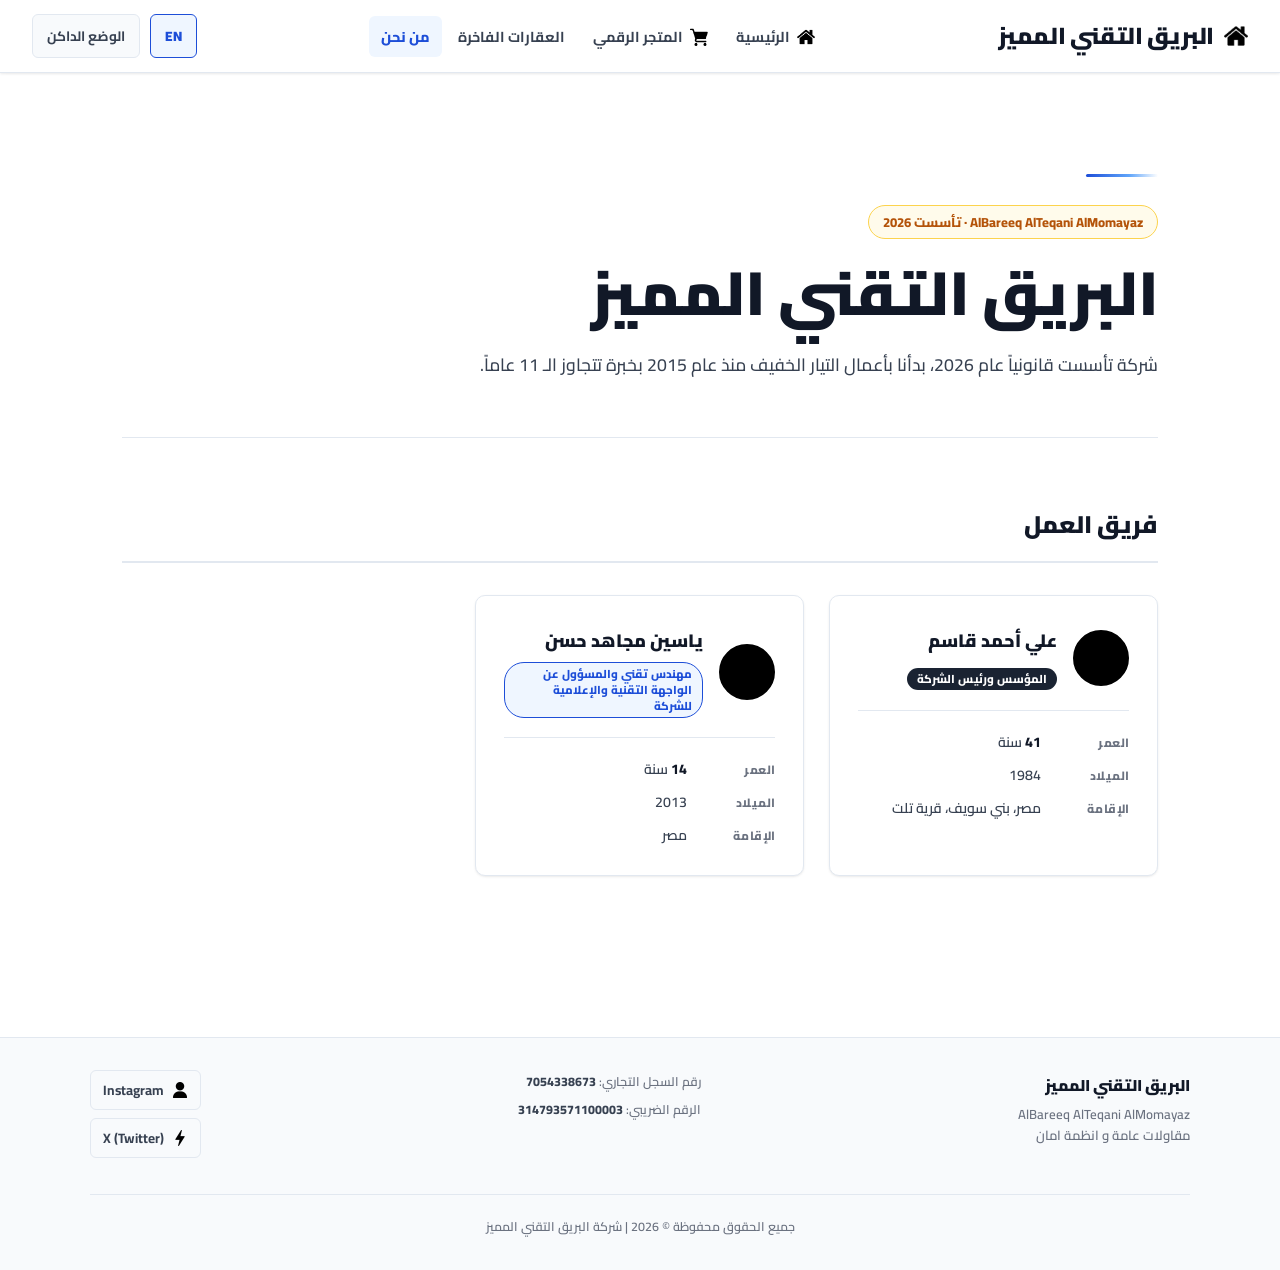
<file: About.html>
<!DOCTYPE html>
<html lang="ar" dir="rtl">
<head>
    <meta charset="UTF-8">
    <meta name="viewport" content="width=device-width, initial-scale=1.0">
    <title>من نحن | البريق التقني المميز</title>
    <meta name="description" content="تعرف على شركة البريق التقني المميز، فريقها المؤسس، وتاريخها الممتد منذ 2015 في مجال التيار الخفيف والتطوير العقاري.">
    <link rel="icon" href="favico.png" type="image/png" sizes="32x32">
    <link rel="stylesheet" href="about.css">
</head>
<body>
    <script src="color.js"></script>

    <!-- ═══ Floating Navigation Dock ══════════════════════ -->
    <nav class="dock-container">
        <div class="dock">
            <a href="index.html" class="brand-logo-group">
                <img src="icns/home.png" alt="Home" class="ui-icon ui-icon-md icon-black">
                <span class="brand-logo-text">البريق التقني المميز</span>
            </a>

            <div class="dock-main-links">
                <a href="index.html" class="dock-item" data-i18n="navHome">
                    <img src="icns/home.png" alt="Home" class="ui-icon ui-icon-sm icon-black">
                    الرئيسية
                </a>
                <a href="store.html" class="dock-item" data-i18n="navStore">
                    <img src="icns/grocery-store.png" alt="Store" class="ui-icon ui-icon-sm icon-black">
                    المتجر الرقمي
                </a>
                <a href="store.html?cat=realestate" class="dock-item" data-i18n="navRealestate">العقارات الفاخرة</a>
                <a href="About.html" class="dock-item active" data-i18n="navAbout">من نحن</a>
            </div>

            <div class="dock-actions">
                <button id="langToggle" class="theme-btn lang-btn" onclick="toggleLanguage()">EN</button>
                <button id="darkModeToggle" class="theme-btn" data-i18n="darkMode">الوضع الداكن</button>
            </div>
        </div>
    </nav>

    <!-- ═══ Main Content ═══════════════════════════════════ -->
    <main class="about-main">

        <!-- Branding & Bio -->
        <section class="about-hero" aria-labelledby="company-heading">
            <span class="tagline">AlBareeq AlTeqani AlMomayaz · تأسست 2026</span>
            <h1 id="company-heading">البريق التقني المميز</h1>
            <p>شركة تأسست قانونياً عام 2026، بدأنا بأعمال التيار الخفيف منذ عام 2015 بخبرة تتجاوز الـ 11 عاماً.</p>
        </section>

        <!-- Team -->
        <section class="team-section" aria-labelledby="team-heading">
            <h2 id="team-heading">فريق العمل</h2>
            <div id="team-container">
                <!-- Dynamically rendered by About.js → renderTeam() -->
            </div>
        </section>

    </main>

    <!-- ═══ Legal Footer (Canonical) ══════════════════════ -->
    <footer class="main-footer" role="contentinfo">
        <div class="footer-inner">

            <div class="footer-brand">
                <strong>البريق التقني المميز</strong>
                <p>AlBareeq AlTeqani AlMomayaz<br>مقاولات عامة و انظمة امان</p>
            </div>

            <div class="footer-legal">
                <p class="footer-legal-item">رقم السجل التجاري: <span>7054338673</span></p>
                <p class="footer-legal-item">الرقم الضريبي: <span>314793571100003</span></p>
            </div>

            <div class="footer-social">
                <a href="https://instagram.com" target="_blank" rel="noopener noreferrer" class="footer-social-link">
                    <img src="icns/user.png" alt="Instagram" class="icon-black" width="16" height="16">
                    Instagram
                </a>
                <a href="https://x.com" target="_blank" rel="noopener noreferrer" class="footer-social-link">
                    <img src="icns/thunder.png" alt="X" class="icon-black" width="16" height="16">
                    X (Twitter)
                </a>
            </div>

            <p class="footer-copy">جميع الحقوق محفوظة © 2026 | شركة البريق التقني المميز</p>
        </div>
    </footer>

    <script src="app.js"></script>
    <script src="About.js"></script>
</body>
</html>
</file>
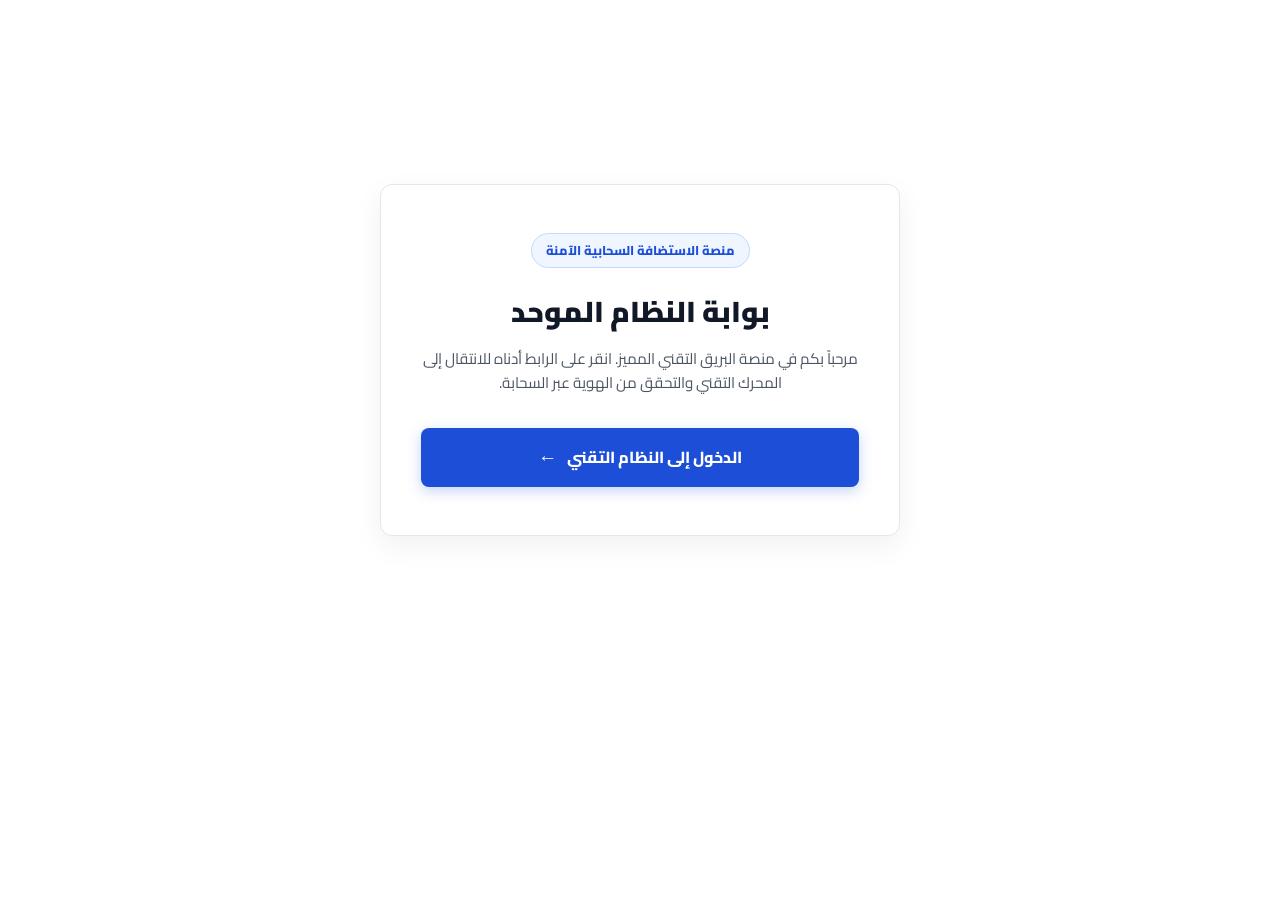
<file: runsupa.html>
<!DOCTYPE html>
<html lang="ar" dir="rtl">
<head>
    <meta charset="UTF-8">
    <meta name="viewport" content="width=device-width, initial-scale=1.0">
    <title>بوابة النظام | البريق التقني المميز</title>
    <link rel="icon" href="favico.png" type="image/png" sizes="32x32">
    <link rel="stylesheet" href="style.css">
    <style>
        .portal-wrapper {
            min-height: 80vh;
            display: flex;
            align-items: center;
            justify-content: center;
            padding: 40px 20px;
        }
        .portal-card {
            background: #FFFFFF;
            border: 1px solid #E2E8F0;
            border-radius: 12px;
            padding: 48px 40px;
            max-width: 520px;
            width: 100%;
            text-align: center;
            box-shadow: 0 10px 30px rgba(0,0,0,0.06);
        }
        .portal-badge {
            display: inline-block;
            background: #EFF6FF;
            color: #1D4ED8;
            font-size: 0.8rem;
            font-weight: 800;
            padding: 6px 14px;
            border-radius: 20px;
            margin-bottom: 20px;
            border: 1px solid #BFDBFE;
        }
        .portal-title {
            font-size: 1.8rem;
            font-weight: 900;
            color: #111827;
            margin-bottom: 12px;
        }
        .portal-desc {
            color: #4B5563;
            font-size: 0.95rem;
            line-height: 1.6;
            margin-bottom: 32px;
        }
        .launch-btn {
            display: inline-flex;
            align-items: center;
            justify-content: center;
            gap: 10px;
            background: #1D4ED8;
            color: #FFFFFF;
            font-weight: 800;
            font-size: 1rem;
            padding: 14px 32px;
            border-radius: 8px;
            text-decoration: none;
            transition: all 0.2s ease;
            box-shadow: 0 4px 14px rgba(29, 78, 216, 0.25);
            width: 100%;
        }
        .launch-btn:hover {
            background: #1E40AF;
            transform: translateY(-2px);
            box-shadow: 0 6px 20px rgba(29, 78, 216, 0.35);
        }
    </style>
</head>
<body>

    <main class="portal-wrapper">
        <div class="portal-card">
            <span class="portal-badge">منصة الاستضافة السحابية الآمنة</span>
            <h1 class="portal-title">بوابة النظام الموحد</h1>
            <p class="portal-desc">مرحباً بكم في منصة البريق التقني المميز. انقر على الرابط أدناه للانتقال إلى المحرك التقني والتحقق من الهوية عبر السحابة.</p>
            
            <!-- Standard Anchor Link to Obfuscated File Path -->
            <a href="sys_data/bin/core/vault/supaapi.html" class="launch-btn" id="launchEngineLink">
                <span>الدخول إلى النظام التقني</span>
                <span style="font-size: 1.2rem;">←</span>
            </a>
        </div>
    </main>

</body>
</html>
</file>
<file: about.css>
@import url('https://fonts.googleapis.com/css2?family=Cairo:wght@300;400;500;600;700;800;900&display=swap');

/* =========================================================
   شركة البريق التقني المميز (AlBareeq AlTeqani AlMomayaz)
   About Page — Premium Corporate Light Theme
   ========================================================= */

:root {
    --bg-main:          #FFFFFF;
    --bg-surface:       #F8FAFC;
    --bg-card:          #FFFFFF;
    --text-primary:     #111827;
    --text-secondary:   #374151;
    --text-muted:       #6B7280;
    --border-color:     #E2E8F0;
    --border-dark:      #CBD5E1;
    --primary:          #1D4ED8;
    --primary-hover:    #1E40AF;
    --primary-light:    #EFF6FF;
    --brand-navy:       #1A2332;
    --brand-navy-light: #F0F4F8;
    --gold:             #B45309;
    --gold-bg:          #FFFBEB;
    --gold-border:      #FCD34D;
    --radius-sm:        6px;
    --radius-md:        10px;
    --radius-lg:        14px;
    --shadow-sm:        0 1px 3px rgba(0,0,0,0.06), 0 1px 2px rgba(0,0,0,0.04);
    --shadow-md:        0 4px 16px rgba(0,0,0,0.07), 0 2px 6px rgba(0,0,0,0.04);
    --shadow-lg:        0 10px 40px rgba(0,0,0,0.08), 0 4px 12px rgba(0,0,0,0.05);
}

body.dark-mode {
    --bg-main:          #0F172A;
    --bg-surface:       #1E293B;
    --bg-card:          #1E293B;
    --text-primary:     #F1F5F9;
    --text-secondary:   #CBD5E1;
    --text-muted:       #94A3B8;
    --border-color:     #334155;
    --border-dark:      #475569;
    --primary:          #3B82F6;
    --primary-hover:    #2563EB;
    --primary-light:    #1E3A5F;
    --brand-navy-light: #1E293B;
    --gold-bg:          #2A1F0A;
    --shadow-sm:        0 1px 3px rgba(0,0,0,0.3);
    --shadow-md:        0 4px 16px rgba(0,0,0,0.3);
    --shadow-lg:        0 10px 40px rgba(0,0,0,0.4);
}

* { margin: 0; padding: 0; box-sizing: border-box; font-family: 'Cairo', sans-serif; }

body {
    background-color: var(--bg-main);
    color: var(--text-primary);
    transition: background 0.25s ease, color 0.25s ease;
    min-height: 100vh;
}

/* ─── Icon Utilities ──────────────────────────────────── */
.ui-icon { display: inline-block; vertical-align: middle; object-fit: contain; flex-shrink: 0; }
.ui-icon-sm { width: 18px; height: 18px; }
.ui-icon-md { width: 24px; height: 24px; }
.ui-icon-lg { width: 44px; height: 44px; }
.icon-black { filter: brightness(0); }
body.dark-mode .icon-black { filter: brightness(0) invert(1); }

/* ─── Navbar (shared dock styles) ────────────────────── */
.dock-container {
    position: fixed;
    top: 0; left: 0; right: 0;
    z-index: 2000;
    background: rgba(255,255,255,0.92);
    backdrop-filter: blur(12px);
    -webkit-backdrop-filter: blur(12px);
    border-bottom: 1px solid var(--border-color);
    box-shadow: var(--shadow-sm);
}
body.dark-mode .dock-container { background: rgba(15,23,42,0.92); }

.dock {
    max-width: 1320px;
    margin: 0 auto;
    display: flex;
    justify-content: space-between;
    align-items: center;
    padding: 14px 32px;
}

.brand-logo-group { display: flex; align-items: center; gap: 10px; text-decoration: none; }

.brand-logo-text {
    font-size: 1.45rem;
    font-weight: 900;
    color: var(--text-primary);
    letter-spacing: -0.3px;
    line-height: 1;
}

.dock-main-links { display: flex; gap: 4px; align-items: center; }

.dock-item {
    text-decoration: none;
    color: var(--text-secondary);
    font-weight: 700;
    font-size: 0.9rem;
    padding: 7px 12px;
    border-radius: var(--radius-sm);
    transition: all 0.18s ease;
    display: flex;
    align-items: center;
    gap: 7px;
    will-change: transform;
}
.dock-item:hover { color: var(--primary); background: var(--primary-light); transform: scale(1.015); }
.dock-item.active { color: var(--primary); background: var(--primary-light); font-weight: 800; }

.dock-actions { display: flex; align-items: center; gap: 10px; }

.theme-btn {
    background: var(--bg-surface);
    border: 1px solid var(--border-color);
    border-radius: var(--radius-sm);
    padding: 8px 14px;
    cursor: pointer;
    font-size: 0.85rem;
    font-weight: 700;
    color: var(--text-secondary);
    transition: all 0.18s ease;
    font-family: 'Cairo', sans-serif;
}
.theme-btn:hover { background: var(--bg-card); border-color: var(--border-dark); color: var(--text-primary); }

.lang-btn {
    font-weight: 900;
    letter-spacing: 0.5px;
    min-width: 42px;
    text-align: center;
    color: var(--primary);
    border-color: var(--primary);
    background: var(--primary-light);
}
.lang-btn:hover { background: var(--primary); color: #FFFFFF; border-color: var(--primary); }

/* ─── Page Layout ─────────────────────────────────────── */
main.about-main {
    max-width: 1100px;
    margin: 0 auto;
    padding: 110px 32px 80px;
}

/* ─── Branding Hero Section ───────────────────────────── */
.about-hero {
    padding: 64px 0 56px;
    border-bottom: 1px solid var(--border-color);
    margin-bottom: 64px;
    position: relative;
}

.about-hero::before {
    content: '';
    display: block;
    width: 72px;
    height: 3px;
    background: linear-gradient(90deg, var(--primary) 0%, #60A5FA 60%, transparent 100%);
    border-radius: 999px;
    margin-bottom: 28px;
}

.about-hero h1 {
    font-size: clamp(2.4rem, 5vw, 3.8rem);
    font-weight: 900;
    color: var(--text-primary);
    letter-spacing: -0.5px;
    line-height: 1.15;
    margin-bottom: 20px;
}

.about-hero .tagline {
    display: inline-block;
    font-size: 0.82rem;
    font-weight: 800;
    color: var(--gold);
    background: var(--gold-bg);
    border: 1px solid var(--gold-border);
    border-radius: 20px;
    padding: 4px 14px;
    margin-bottom: 20px;
}

.about-hero p {
    font-size: 1.1rem;
    font-weight: 500;
    color: var(--text-secondary);
    max-width: 680px;
    line-height: 1.85;
}

/* ─── Team Section ────────────────────────────────────── */
.team-section { margin-bottom: 80px; }

.team-section h2 {
    font-size: 1.5rem;
    font-weight: 900;
    color: var(--text-primary);
    margin-bottom: 32px;
    padding-bottom: 14px;
    border-bottom: 2px solid var(--border-color);
}

#team-container {
    display: grid;
    grid-template-columns: repeat(auto-fill, minmax(320px, 1fr));
    gap: 24px;
}

/* ─── Team Member Card ────────────────────────────────── */
.team-card {
    background: var(--bg-card);
    border: 1px solid var(--border-color);
    border-radius: var(--radius-md);
    padding: 28px;
    box-shadow: var(--shadow-sm);
    transition: border-color 0.2s ease, box-shadow 0.2s ease, transform 0.2s ease;
    will-change: transform;
    /* entrance animation */
    opacity: 0;
    transform: translateY(12px);
    animation: cardFadeUp 0.5s cubic-bezier(0.22, 1, 0.36, 1) forwards;
}
.team-card:hover {
    border-color: var(--primary);
    box-shadow: var(--shadow-md);
    transform: translateY(-3px) scale(1.012);
}

.team-card:nth-child(1) { animation-delay: 0.05s; }
.team-card:nth-child(2) { animation-delay: 0.13s; }
.team-card:nth-child(3) { animation-delay: 0.21s; }
.team-card:nth-child(4) { animation-delay: 0.29s; }

@keyframes cardFadeUp {
    to { opacity: 1; transform: translateY(0); }
}

.team-card-header {
    display: flex;
    align-items: center;
    gap: 16px;
    margin-bottom: 20px;
    padding-bottom: 18px;
    border-bottom: 1px solid var(--border-color);
}

.team-avatar {
    width: 56px;
    height: 56px;
    border-radius: 50%;
    border: 2px solid var(--border-color);
    object-fit: cover;
    background: var(--bg-surface);
    padding: 6px;
    filter: brightness(0);
}
body.dark-mode .team-avatar { filter: brightness(0) invert(1); }

.team-name-block { flex: 1; min-width: 0; }

.team-name {
    font-size: 1.12rem;
    font-weight: 900;
    color: var(--text-primary);
    margin-bottom: 5px;
    white-space: nowrap;
    overflow: hidden;
    text-overflow: ellipsis;
}

.team-role-badge {
    display: inline-block;
    font-size: 0.72rem;
    font-weight: 800;
    padding: 3px 10px;
    border-radius: 20px;
    line-height: 1.4;
}

/* Founder gets navy badge; others get blue */
.team-role-badge.founder {
    background: var(--brand-navy);
    color: #FFFFFF;
}
.team-role-badge.tech {
    background: var(--primary-light);
    color: var(--primary);
    border: 1px solid var(--primary);
}

.team-meta {
    display: flex;
    flex-direction: column;
    gap: 10px;
}

.team-meta-row {
    display: flex;
    align-items: baseline;
    gap: 8px;
}

.meta-label {
    font-size: 0.75rem;
    font-weight: 800;
    color: var(--text-muted);
    text-transform: uppercase;
    letter-spacing: 0.4px;
    white-space: nowrap;
    min-width: 80px;
}

.meta-value {
    font-size: 0.88rem;
    font-weight: 600;
    color: var(--text-secondary);
    line-height: 1.5;
}

.meta-value strong {
    color: var(--text-primary);
    font-weight: 800;
}

/* ─── Shared Legal Footer ─────────────────────────────── */
.main-footer {
    background: var(--bg-surface);
    border-top: 1px solid var(--border-color);
    padding: 32px;
}

.footer-inner {
    max-width: 1100px;
    margin: 0 auto;
    display: flex;
    flex-wrap: wrap;
    justify-content: space-between;
    align-items: flex-start;
    gap: 24px;
}

.footer-brand p {
    font-size: 0.82rem;
    color: var(--text-muted);
    font-weight: 600;
    margin-top: 4px;
    line-height: 1.6;
}

.footer-brand strong {
    font-size: 0.98rem;
    font-weight: 900;
    color: var(--text-primary);
}

.footer-legal {
    display: flex;
    flex-direction: column;
    gap: 5px;
}

.footer-legal-item {
    font-size: 0.78rem;
    font-weight: 600;
    color: var(--text-muted);
    direction: ltr;
    text-align: right;
}

.footer-legal-item span {
    font-weight: 800;
    color: var(--text-secondary);
}

.footer-social {
    display: flex;
    flex-direction: column;
    gap: 8px;
}

.footer-social-link {
    display: inline-flex;
    align-items: center;
    gap: 8px;
    font-size: 0.85rem;
    font-weight: 700;
    color: var(--text-secondary);
    text-decoration: none;
    padding: 6px 12px;
    border: 1px solid var(--border-color);
    border-radius: var(--radius-sm);
    transition: all 0.18s ease;
}
.footer-social-link:hover {
    border-color: var(--primary);
    color: var(--primary);
    background: var(--primary-light);
}
.footer-social-link img {
    width: 16px;
    height: 16px;
    object-fit: contain;
    flex-shrink: 0;
}

.footer-copy {
    width: 100%;
    text-align: center;
    padding-top: 20px;
    border-top: 1px solid var(--border-color);
    margin-top: 12px;
    font-size: 0.78rem;
    color: var(--text-muted);
    font-weight: 600;
}

/* ─── Responsive ──────────────────────────────────────── */
@media (max-width: 900px) {
    .dock-main-links { display: none; }
    main.about-main { padding: 90px 20px 60px; }
    #team-container { grid-template-columns: 1fr; }
    .footer-inner { flex-direction: column; }
}
</file>
<file: style.css>
@import url('https://fonts.googleapis.com/css2?family=Cairo:wght@300;400;500;600;700;800;900&display=swap');

/* =========================================================
   شركة البريق التقني المميز (AlBareeq AlTeqani AlMomayaz)
   Premium Corporate Light Theme — v3.0 Final Polish
   ========================================================= */

:root {
    --bg-main: #FFFFFF;
    --bg-surface: #F8FAFC;
    --bg-card: #FFFFFF;

    --text-primary: #111827;
    --text-secondary: #374151;
    --text-muted: #6B7280;

    --border-color: #E2E8F0;
    --border-dark: #CBD5E1;

    --primary: #1D4ED8;
    --primary-hover: #1E40AF;
    --primary-light: #EFF6FF;

    --brand-navy: #1A2332;
    --brand-navy-light: #F0F4F8;

    --gold: #B45309;
    --gold-bg: #FFFBEB;
    --gold-border: #FCD34D;

    --radius-sm: 6px;
    --radius-md: 10px;
    --radius-lg: 14px;

    --shadow-sm: 0 1px 3px rgba(0,0,0,0.06), 0 1px 2px rgba(0,0,0,0.04);
    --shadow-md: 0 4px 16px rgba(0,0,0,0.07), 0 2px 6px rgba(0,0,0,0.04);
    --shadow-lg: 0 10px 40px rgba(0,0,0,0.08), 0 4px 12px rgba(0,0,0,0.05);
}

body.dark-mode {
    --bg-main: #0F172A;
    --bg-surface: #1E293B;
    --bg-card: #1E293B;
    --text-primary: #F1F5F9;
    --text-secondary: #CBD5E1;
    --text-muted: #94A3B8;
    --border-color: #334155;
    --border-dark: #475569;
    --primary: #3B82F6;
    --primary-hover: #2563EB;
    --primary-light: #1E3A5F;
    --brand-navy-light: #1E293B;
    --gold-bg: #2A1F0A;
    --shadow-sm: 0 1px 3px rgba(0,0,0,0.3);
    --shadow-md: 0 4px 16px rgba(0,0,0,0.3);
    --shadow-lg: 0 10px 40px rgba(0,0,0,0.4);
}

* {
    margin: 0;
    padding: 0;
    box-sizing: border-box;
    font-family: 'Cairo', sans-serif;
}

body {
    background-color: var(--bg-main);
    color: var(--text-primary);
    transition: background 0.25s ease, color 0.25s ease;
    overflow-x: hidden;
    line-height: 1.65;
}

/* ─── Icon Utilities ─────────────────────────────────── */
.ui-icon {
    display: inline-block;
    vertical-align: middle;
    object-fit: contain;
    flex-shrink: 0;
}
.ui-icon-sm { width: 18px; height: 18px; }
.ui-icon-md { width: 24px; height: 24px; }
.ui-icon-lg { width: 44px; height: 44px; }

.icon-black { filter: brightness(0); }
.icon-white { filter: brightness(0) invert(1); }
body.dark-mode .icon-black { filter: brightness(0) invert(1); }

/* ─── Navigation Dock ────────────────────────────────── */
.dock-container {
    position: fixed;
    top: 0;
    left: 0;
    right: 0;
    z-index: 2000;
    background: rgba(255,255,255,0.92);
    backdrop-filter: blur(12px);
    -webkit-backdrop-filter: blur(12px);
    border-bottom: 1px solid var(--border-color);
    box-shadow: var(--shadow-sm);
}

body.dark-mode .dock-container {
    background: rgba(15,23,42,0.92);
}

.dock {
    max-width: 1320px;
    margin: 0 auto;
    display: flex;
    justify-content: space-between;
    align-items: center;
    padding: 14px 32px;
}

.brand-logo-group {
    display: flex;
    align-items: center;
    gap: 10px;
    text-decoration: none;
}

.brand-logo-text {
    font-size: 1.45rem;
    font-weight: 900;
    color: var(--text-primary);
    letter-spacing: -0.3px;
    line-height: 1;
}

.dock-main-links {
    display: flex;
    gap: 4px;
    align-items: center;
}

.dock-item {
    text-decoration: none;
    color: var(--text-secondary);
    font-weight: 700;
    font-size: 0.9rem;
    padding: 7px 12px;
    border-radius: var(--radius-sm);
    transition: all 0.18s ease;
    display: flex;
    align-items: center;
    gap: 7px;
}

.dock-item:hover {
    color: var(--primary);
    background: var(--primary-light);
}

.dock-item.active {
    color: var(--primary);
    background: var(--primary-light);
    font-weight: 800;
}

.dock-actions {
    display: flex;
    align-items: center;
    gap: 10px;
}

.theme-btn {
    background: var(--bg-surface);
    border: 1px solid var(--border-color);
    border-radius: var(--radius-sm);
    padding: 8px 14px;
    cursor: pointer;
    font-size: 0.85rem;
    font-weight: 700;
    color: var(--text-secondary);
    transition: all 0.18s ease;
    font-family: 'Cairo', sans-serif;
}

.theme-btn:hover {
    background: var(--bg-main);
    border-color: var(--border-dark);
    color: var(--text-primary);
}

/* ─── User Dropdown ──────────────────────────────────── */
.user-dropdown { position: relative; }

.user-trigger {
    display: flex;
    align-items: center;
    gap: 8px;
    cursor: pointer;
    background: var(--bg-surface);
    border: 1px solid var(--border-color);
    border-radius: var(--radius-sm);
    padding: 8px 14px;
    color: var(--text-secondary);
    font-weight: 700;
    font-size: 0.88rem;
    transition: all 0.18s ease;
}

.user-trigger:hover {
    border-color: var(--border-dark);
    color: var(--text-primary);
}

.dropdown-content {
    display: none;
    position: absolute;
    top: calc(100% + 8px);
    left: 0;
    background: var(--bg-card);
    border: 1px solid var(--border-color);
    border-radius: var(--radius-md);
    padding: 8px;
    min-width: 230px;
    box-shadow: var(--shadow-lg);
    z-index: 3000;
}

.dropdown-content.show { display: block; }

.user-info {
    padding: 10px 8px 14px;
    margin-bottom: 4px;
}

.user-name {
    font-weight: 800;
    font-size: 0.92rem;
    color: var(--text-primary);
}

.user-email {
    font-size: 0.78rem;
    color: var(--text-muted);
    margin-top: 2px;
}

.dropdown-content a {
    display: block;
    color: var(--text-secondary);
    text-decoration: none;
    padding: 9px 10px;
    font-weight: 700;
    font-size: 0.88rem;
    border-radius: var(--radius-sm);
    transition: all 0.15s ease;
}

.dropdown-content a:hover {
    background: var(--bg-surface);
    color: var(--primary);
}

/* ─── Hero Section ───────────────────────────────────── */
.hero {
    min-height: 88vh;
    padding: 140px 5% 70px;
    display: flex;
    flex-direction: column;
    align-items: center;
    justify-content: center;
    position: relative;
    text-align: center;
    background: linear-gradient(175deg, #F0F6FF 0%, #FFFFFF 50%, #F8FAFC 100%);
    border-bottom: 1px solid var(--border-color);
}

body.dark-mode .hero {
    background: linear-gradient(175deg, #0D1B2E 0%, #0F172A 50%, #0F172A 100%);
}

.hero::before {
    content: '';
    position: absolute;
    top: 0;
    left: 0;
    right: 0;
    height: 3px;
    background: linear-gradient(90deg, var(--primary) 0%, #60A5FA 50%, var(--brand-navy) 100%);
}

.hero-content {
    max-width: 860px;
    margin-bottom: 52px;
}

/* ─── Brand Badge — Pure Decorative Accent ───────────── */
.brand-badge {
    display: block;
    width: 80px;
    height: 3px;
    background: linear-gradient(90deg, var(--primary) 0%, #60A5FA 60%, transparent 100%);
    border-radius: 999px;
    margin: 0 auto 28px;
    border: none;
    padding: 0;
}

.h {
    font-size: clamp(2.2rem, 5vw, 3.6rem);
    font-weight: 900;
    line-height: 1.2;
    margin-bottom: 18px;
    color: var(--text-primary);
    letter-spacing: -0.5px;
}

.h2 {
    font-size: clamp(1.1rem, 2vw, 1.6rem);
    font-weight: 700;
    color: var(--primary);
    margin-bottom: 18px;
}

.hero-description {
    font-size: 1.05rem;
    color: var(--text-secondary);
    max-width: 700px;
    margin: 0 auto 36px;
    line-height: 1.85;
    font-weight: 500;
}

.hero-btns {
    display: flex;
    justify-content: center;
}

.hero-btn.primary {
    background: var(--primary);
    color: #FFFFFF;
    border: none;
    border-radius: var(--radius-md);
    padding: 15px 42px;
    font-size: 1.02rem;
    font-weight: 800;
    cursor: pointer;
    display: inline-flex;
    align-items: center;
    gap: 10px;
    transition: all 0.2s ease;
    box-shadow: 0 4px 14px rgba(29,78,216,0.3);
    font-family: 'Cairo', sans-serif;
}

.hero-btn.primary:hover {
    background: var(--primary-hover);
    transform: translateY(-2px);
    box-shadow: 0 6px 20px rgba(29,78,216,0.4);
}

/* ─── Showcase Cards Grid ────────────────────────────── */
.cards-showcase {
    display: grid;
    grid-template-columns: repeat(auto-fit, minmax(250px, 1fr));
    gap: 20px;
    width: 100%;
    max-width: 1240px;
    padding: 0 10px;
}

.showcase-card {
    background: var(--bg-card);
    color: var(--text-primary);
    padding: 28px 22px;
    border: 1px solid var(--border-color);
    border-radius: var(--radius-md);
    display: flex;
    flex-direction: column;
    text-align: right;
    position: relative;
    transition: border-color 0.2s ease, transform 0.2s ease, box-shadow 0.2s ease;
    box-shadow: var(--shadow-sm);
}

.showcase-card:hover {
    border-color: var(--primary);
    transform: translateY(-4px);
    box-shadow: var(--shadow-md);
}

.card-badge {
    position: absolute;
    top: 18px;
    left: 18px;
    background: var(--brand-navy-light);
    color: var(--brand-navy);
    border: 1px solid var(--border-color);
    border-radius: 20px;
    padding: 3px 10px;
    font-size: 0.72rem;
    font-weight: 800;
}

.card-badge.highlight {
    background: var(--gold-bg);
    color: var(--gold);
    border-color: var(--gold-border);
}

.card-icon-wrapper {
    margin-top: 18px;
    margin-bottom: 18px;
    background: var(--primary-light);
    border-radius: var(--radius-sm);
    padding: 14px;
    width: fit-content;
}

body.dark-mode .card-icon-wrapper {
    background: var(--bg-surface);
}

.showcase-card h3 {
    font-size: 1.15rem;
    font-weight: 800;
    margin-bottom: 10px;
    color: var(--text-primary);
    line-height: 1.3;
}

.showcase-card p {
    font-size: 0.88rem;
    line-height: 1.65;
    color: var(--text-secondary);
    margin-bottom: 20px;
    flex-grow: 1;
}

.card-footer-btn {
    background: var(--bg-surface);
    border: 1px solid var(--border-color);
    border-radius: var(--radius-sm);
    color: var(--text-secondary);
    padding: 9px 14px;
    font-size: 0.82rem;
    font-weight: 800;
    text-align: center;
    transition: all 0.18s ease;
}

.showcase-card:hover .card-footer-btn {
    background: var(--primary-light);
    border-color: var(--primary);
    color: var(--primary);
}

/* ─── Data Section ───────────────────────────────────── */
.data-section {
    padding: 80px 5%;
    background: var(--bg-surface);
    border-top: 1px solid var(--border-color);
    border-bottom: 1px solid var(--border-color);
}

.chart-container {
    background: var(--bg-card);
    border: 1px solid var(--border-color);
    border-radius: var(--radius-lg);
    padding: 32px;
    max-width: 980px;
    margin: 0 auto;
    height: 420px;
    box-shadow: var(--shadow-sm);
}

.chart-title {
    font-size: 1.15rem;
    font-weight: 800;
    margin-bottom: 24px;
    text-align: right;
    color: var(--text-primary);
}

/* ─── Footer ─────────────────────────────────────────── */
/* ─── Canonical Legal Footer ─────────────────────────── */
.main-footer {
    background: var(--bg-surface);
    border-top: 1px solid var(--border-color);
    padding: 32px;
}

.footer-inner {
    max-width: 1320px;
    margin: 0 auto;
    display: flex;
    flex-wrap: wrap;
    justify-content: space-between;
    align-items: flex-start;
    gap: 24px;
}

.footer-brand strong {
    font-size: 0.98rem;
    font-weight: 900;
    color: var(--text-primary);
}
.footer-brand p {
    font-size: 0.8rem;
    color: var(--text-muted);
    font-weight: 600;
    margin-top: 4px;
    line-height: 1.6;
}

.footer-legal { display: flex; flex-direction: column; gap: 5px; }
.footer-legal-item {
    font-size: 0.78rem;
    font-weight: 600;
    color: var(--text-muted);
    direction: ltr;
    text-align: right;
}
.footer-legal-item span { font-weight: 800; color: var(--text-secondary); }

.footer-social { display: flex; flex-direction: column; gap: 8px; }
.footer-social-link {
    display: inline-flex;
    align-items: center;
    gap: 8px;
    font-size: 0.85rem;
    font-weight: 700;
    color: var(--text-secondary);
    text-decoration: none;
    padding: 6px 12px;
    border: 1px solid var(--border-color);
    border-radius: var(--radius-sm);
    transition: all 0.18s ease;
}
.footer-social-link:hover {
    border-color: var(--primary);
    color: var(--primary);
    background: var(--primary-light);
}
.footer-social-link img {
    width: 16px;
    height: 16px;
    object-fit: contain;
    flex-shrink: 0;
}

.footer-copy {
    width: 100%;
    text-align: center;
    padding-top: 20px;
    border-top: 1px solid var(--border-color);
    margin-top: 8px;
    font-size: 0.78rem;
    color: var(--text-muted);
    font-weight: 600;
}

@media (max-width: 768px) {
    .footer-inner { flex-direction: column; }
    .footer-legal-item { text-align: right; }
}

/* ─── Scroll Reveal Animation Engine ────────────────── */
.scroll-reveal {
    opacity: 0;
    transform: translateY(30px);
    transition: opacity 0.8s ease-out, transform 0.8s ease-out;
    will-change: transform, opacity;
}

.scroll-reveal.active {
    opacity: 1;
    transform: translateY(0);
}

/* ─── Landing Page Sections ──────────────────────────── */
.lp-section {
    width: 100%;
    padding: 100px 5%;
    border-top: 1px solid var(--border-color);
}

.lp-section--white { background: #ffffff; }
.lp-section--slate { background: #f9fafb; }

body.dark-mode .lp-section--white { background: var(--bg-main); }
body.dark-mode .lp-section--slate { background: var(--bg-surface); }

/* ─── Section Inner: 2-Column Alternating Flex ───────── */
.lp-section-inner {
    max-width: 1200px;
    margin: 0 auto;
    display: flex;
    align-items: center;
    gap: 80px;
}

.lp-section-inner .lp-text-col   { order: 1; }
.lp-section-inner .lp-visual-col { order: 2; }

.lp-section-inner--reversed .lp-text-col   { order: 2; }
.lp-section-inner--reversed .lp-visual-col { order: 1; }

/* ─── Text Column ────────────────────────────────────── */
.lp-text-col {
    flex: 1 1 0;
    min-width: 0;
    text-align: right;
}

/* ─── Section Tag / Eyebrow Label ────────────────────── */
.lp-section-tag {
    display: inline-block;
    background: var(--primary-light);
    color: var(--primary);
    border: 1px solid #BFDBFE;
    border-radius: 20px;
    padding: 5px 16px;
    font-size: 0.78rem;
    font-weight: 800;
    margin-bottom: 20px;
    letter-spacing: 0.3px;
}

.lp-section-tag--gold {
    background: var(--gold-bg);
    color: var(--gold);
    border-color: var(--gold-border);
}

.lp-section-tag--navy {
    background: var(--brand-navy-light);
    color: var(--brand-navy);
    border-color: var(--border-dark);
}

body.dark-mode .lp-section-tag--navy { color: var(--text-secondary); }

/* ─── Section Title ──────────────────────────────────── */
.lp-section-title {
    font-size: clamp(1.9rem, 3.5vw, 2.8rem);
    font-weight: 900;
    line-height: 1.2;
    color: var(--text-primary);
    margin-bottom: 20px;
    letter-spacing: -0.4px;
}

/* ─── Section Description ────────────────────────────── */
.lp-section-desc {
    font-size: 1.05rem;
    color: var(--text-secondary);
    line-height: 1.9;
    font-weight: 500;
    margin-bottom: 28px;
    max-width: 520px;
}

/* ─── Feature List ───────────────────────────────────── */
.lp-feature-list {
    list-style: none;
    margin-bottom: 36px;
    display: flex;
    flex-direction: column;
    gap: 12px;
}

.lp-feature-list li {
    font-size: 0.95rem;
    font-weight: 700;
    color: var(--text-secondary);
    padding-right: 24px;
    position: relative;
}

.lp-feature-list li::before {
    content: '✓';
    position: absolute;
    right: 0;
    top: 0;
    color: var(--primary);
    font-weight: 900;
    font-size: 0.9rem;
}

/* ─── CTA Buttons ────────────────────────────────────── */
.lp-cta-btn {
    display: inline-flex;
    align-items: center;
    gap: 8px;
    background: var(--primary);
    color: #ffffff;
    border: none;
    border-radius: var(--radius-md);
    padding: 14px 32px;
    font-size: 0.95rem;
    font-weight: 800;
    text-decoration: none;
    cursor: pointer;
    transition: all 0.2s ease;
    box-shadow: 0 4px 14px rgba(29, 78, 216, 0.28);
    font-family: 'Cairo', sans-serif;
    will-change: transform;
}

.lp-cta-btn:hover {
    background: var(--primary-hover);
    transform: translateY(-2px);
    box-shadow: 0 6px 20px rgba(29, 78, 216, 0.38);
}

.lp-cta-btn--gold {
    background: var(--gold);
    box-shadow: 0 4px 14px rgba(180, 83, 9, 0.28);
}

.lp-cta-btn--gold:hover {
    background: #92400E;
    box-shadow: 0 6px 20px rgba(180, 83, 9, 0.38);
}

.lp-cta-btn--navy {
    background: var(--brand-navy);
    box-shadow: 0 4px 14px rgba(26, 35, 50, 0.28);
}

.lp-cta-btn--navy:hover {
    background: #0F172A;
    box-shadow: 0 6px 20px rgba(26, 35, 50, 0.38);
}

/* ─── Visual Column ──────────────────────────────────── */
.lp-visual-col {
    flex: 0 0 420px;
    position: relative;
    display: flex;
    align-items: center;
    justify-content: center;
    height: 380px;
}

/* ─── Central Icon Display with Rings ───────────────── */
.lp-icon-display {
    width: 200px;
    height: 200px;
    border-radius: 50%;
    display: flex;
    align-items: center;
    justify-content: center;
    position: relative;
    z-index: 2;
}

.lp-icon-display--blue {
    background: linear-gradient(135deg, #EFF6FF 0%, #DBEAFE 100%);
    box-shadow: 0 20px 60px rgba(29, 78, 216, 0.15);
}

.lp-icon-display--gold {
    background: linear-gradient(135deg, #FFFBEB 0%, #FEF3C7 100%);
    box-shadow: 0 20px 60px rgba(180, 83, 9, 0.15);
}

.lp-icon-display--navy {
    background: linear-gradient(135deg, #F0F4F8 0%, #E2E8F0 100%);
    box-shadow: 0 20px 60px rgba(26, 35, 50, 0.12);
}

body.dark-mode .lp-icon-display--blue { background: linear-gradient(135deg, #1E3A5F 0%, #1D4ED8 20%, #0F172A 100%); box-shadow: 0 20px 60px rgba(59,130,246,0.2); }
body.dark-mode .lp-icon-display--gold { background: linear-gradient(135deg, #2A1F0A 0%, #78350F 100%); }
body.dark-mode .lp-icon-display--navy { background: linear-gradient(135deg, #1E293B 0%, #334155 100%); }

.lp-icon-main {
    width: 80px;
    height: 80px;
    object-fit: contain;
    position: relative;
    z-index: 3;
}

/* ─── Decorative Pulsing Rings ───────────────────────── */
.lp-icon-ring {
    position: absolute;
    border-radius: 50%;
    border: 1.5px solid rgba(29, 78, 216, 0.15);
    pointer-events: none;
}

.lp-icon-ring--1 {
    width: 260px;
    height: 260px;
    animation: ringPulse 4s ease-in-out infinite;
}

.lp-icon-ring--2 {
    width: 320px;
    height: 320px;
    animation: ringPulse 4s ease-in-out infinite 0.8s;
}

@keyframes ringPulse {
    0%, 100% { opacity: 0.4; transform: scale(1); }
    50%       { opacity: 0.15; transform: scale(1.04); }
}

/* ─── Floating Stat Badges ───────────────────────────── */
.lp-stat-badge {
    position: absolute;
    background: var(--bg-card);
    border: 1px solid var(--border-color);
    border-radius: var(--radius-md);
    padding: 12px 18px;
    display: flex;
    flex-direction: column;
    align-items: center;
    gap: 3px;
    box-shadow: var(--shadow-md);
    z-index: 5;
    min-width: 110px;
    text-align: center;
}

.lp-stat-badge--top    { top: 20px; right: 10px; }
.lp-stat-badge--bottom { bottom: 20px; left: 10px; }

.lp-stat-num {
    font-size: 1.35rem;
    font-weight: 900;
    color: var(--primary);
    line-height: 1;
    direction: ltr;
}

.lp-stat-label {
    font-size: 0.72rem;
    font-weight: 700;
    color: var(--text-muted);
}

/* ─── Lang Button ────────────────────────────────────── */
.lang-btn {
    font-weight: 900;
    letter-spacing: 0.5px;
    min-width: 42px;
    text-align: center;
    color: var(--primary);
    border-color: var(--primary);
    background: var(--primary-light);
}
.lang-btn:hover {
    background: var(--primary);
    color: #FFFFFF;
    border-color: var(--primary);
}

/* ─── Entrance Fade-In Animation ─────────────────────── */
@keyframes fadeInUp {
    from { opacity: 0; transform: translateY(10px); }
    to   { opacity: 1; transform: translateY(0); }
}

.fade-in    { animation: fadeInUp 0.45s cubic-bezier(0.22, 1, 0.36, 1) both; }
.hero-content { animation: fadeInUp 0.5s cubic-bezier(0.22, 1, 0.36, 1) both; }

/* ─── Micro-Scale Hover Utilities ────────────────────── */
.hero-btn.primary { will-change: transform; }
.hero-btn.primary:active { transform: scale(0.98); }

/* ─── Responsive: Tablet ─────────────────────────────── */
@media (max-width: 1024px) {
    .lp-visual-col { flex: 0 0 320px; height: 300px; }
    .lp-icon-display { width: 160px; height: 160px; }
    .lp-icon-main { width: 64px; height: 64px; }
    .lp-icon-ring--1 { width: 210px; height: 210px; }
    .lp-icon-ring--2 { width: 260px; height: 260px; }
    .lp-section-inner { gap: 48px; }
}

/* ─── Responsive: Mobile ─────────────────────────────── */
@media (max-width: 900px) {
    .dock-main-links { display: none; }
    .hero { padding-top: 110px; }
    .lp-section { padding: 72px 5%; }

    .lp-section-inner,
    .lp-section-inner--reversed {
        flex-direction: column !important;
        gap: 56px;
        text-align: center;
    }

    .lp-text-col,
    .lp-section-inner--reversed .lp-text-col {
        order: 1 !important;
        text-align: center;
    }

    .lp-visual-col,
    .lp-section-inner--reversed .lp-visual-col {
        order: 2 !important;
        flex: 0 0 auto;
        width: 100%;
        height: 280px;
    }

    .lp-section-desc { max-width: 100%; }
    .lp-stat-badge--top    { top: 8px;    right: 0; }
    .lp-stat-badge--bottom { bottom: 8px; left: 0;  }
}

@media (max-width: 550px) {
    .dock { padding: 14px 20px; }
    .lp-section { padding: 60px 5%; }
    .lp-section-title { font-size: 1.7rem; }
    .lp-visual-col { height: 240px; }
    .lp-icon-display { width: 130px; height: 130px; }
    .lp-icon-main { width: 52px; height: 52px; }
    .lp-icon-ring--1 { width: 170px; height: 170px; }
    .lp-icon-ring--2 { width: 210px; height: 210px; }
}

@media (max-width: 768px) {
    .footer-inner { flex-direction: column; }
    .footer-legal-item { text-align: right; }
}

/* ─── Entrance Fade-In Animation ─────────────────────── */
@keyframes fadeInUp {
    from { opacity: 0; transform: translateY(10px); }
    to   { opacity: 1; transform: translateY(0); }
}

.fade-in {
    animation: fadeInUp 0.45s cubic-bezier(0.22, 1, 0.36, 1) both;
}

.hero-content  { animation: fadeInUp 0.5s  cubic-bezier(0.22, 1, 0.36, 1) both; }
.cards-showcase { animation: fadeInUp 0.6s  cubic-bezier(0.22, 1, 0.36, 1) 0.1s both; }
.data-section   { animation: fadeInUp 0.55s cubic-bezier(0.22, 1, 0.36, 1) 0.05s both; }

.showcase-card {
    animation: fadeInUp 0.4s cubic-bezier(0.22, 1, 0.36, 1) both;
}
.showcase-card:nth-child(1) { animation-delay: 0.05s; }
.showcase-card:nth-child(2) { animation-delay: 0.10s; }
.showcase-card:nth-child(3) { animation-delay: 0.15s; }
.showcase-card:nth-child(4) { animation-delay: 0.20s; }

/* ─── Micro-Scale Hover Utilities ────────────────────── */
.hero-btn.primary,
.showcase-card,
.card-footer-btn {
    will-change: transform;
}

.hero-btn.primary:active {
    transform: scale(0.98);
}

.showcase-card:hover .card-footer-btn {
    transform: scale(1.012);
    transition: transform 0.2s ease;
}

@media (max-width: 900px) {
    .dock-main-links { display: none; }
    .hero { padding-top: 110px; }
    .cards-showcase { grid-template-columns: 1fr 1fr; }
}

@media (max-width: 550px) {
    .cards-showcase { grid-template-columns: 1fr; }
    .dock { padding: 14px 20px; }
}
</file>
